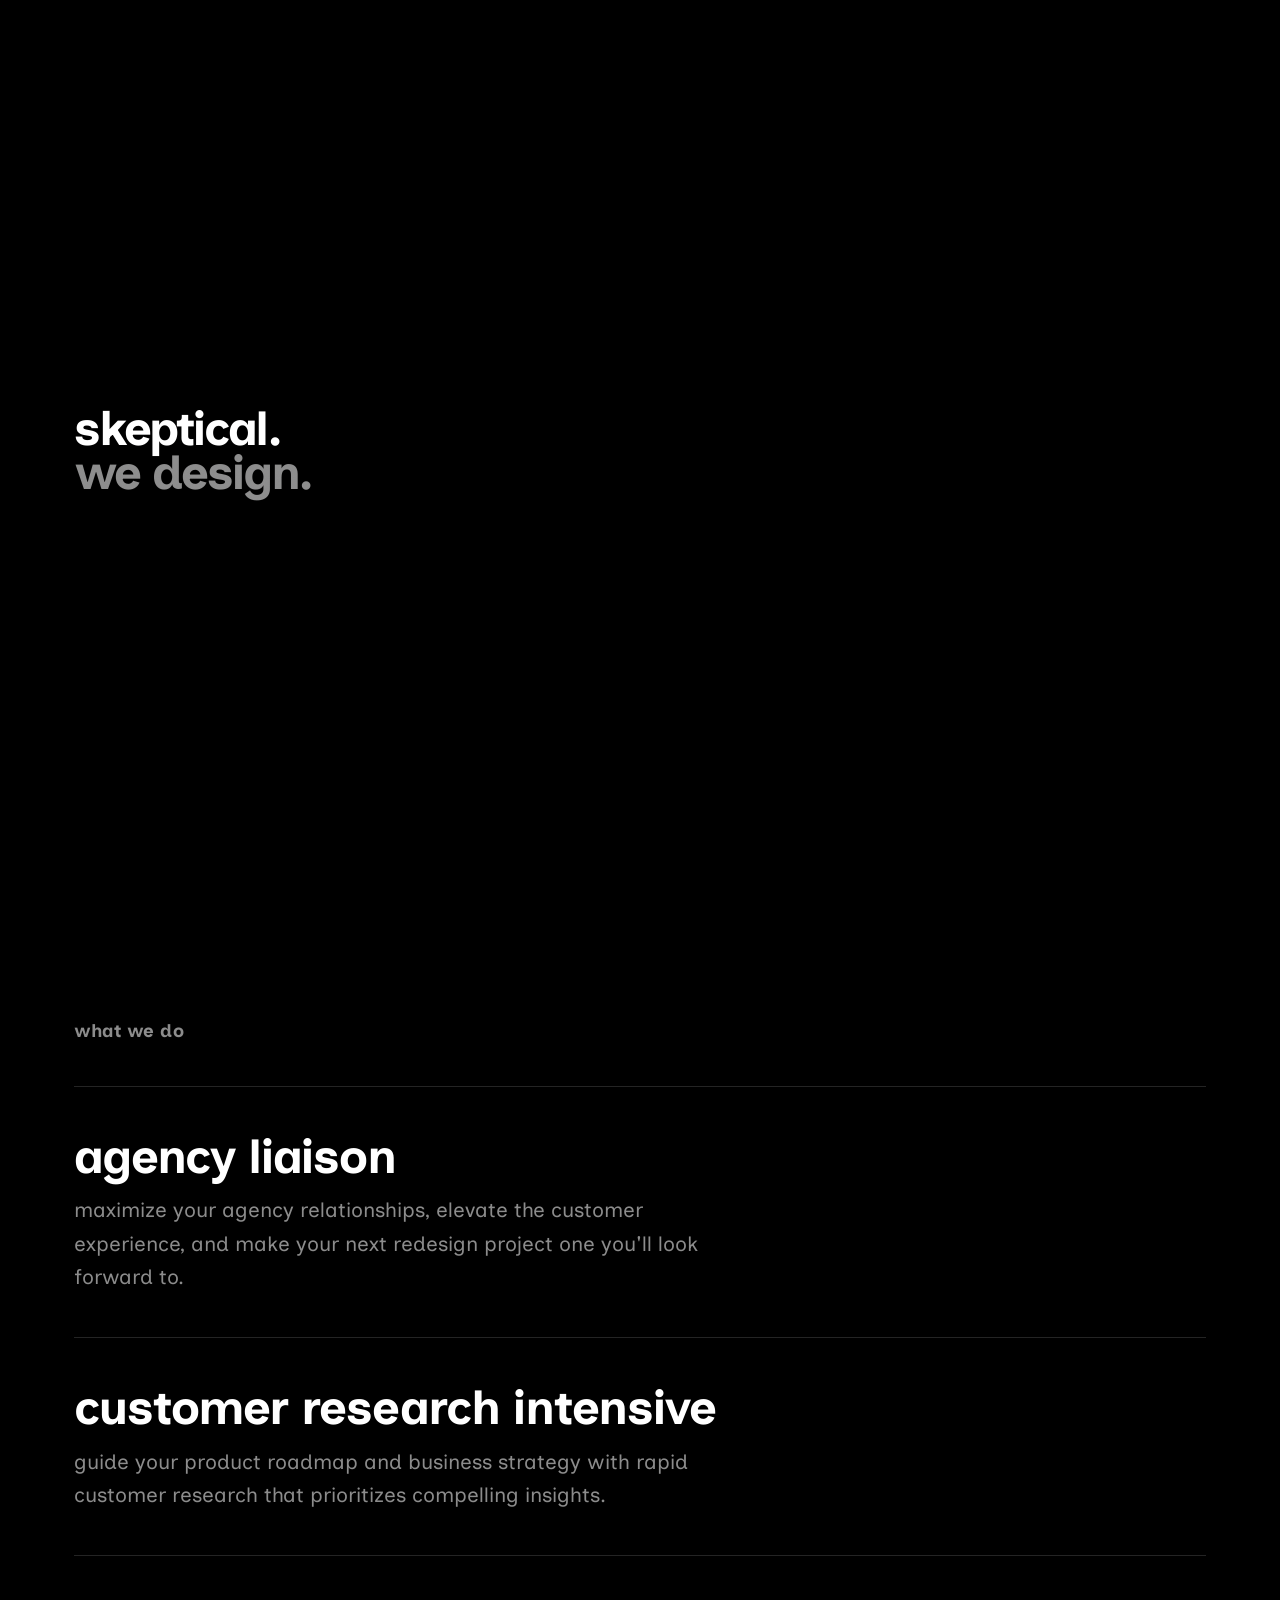
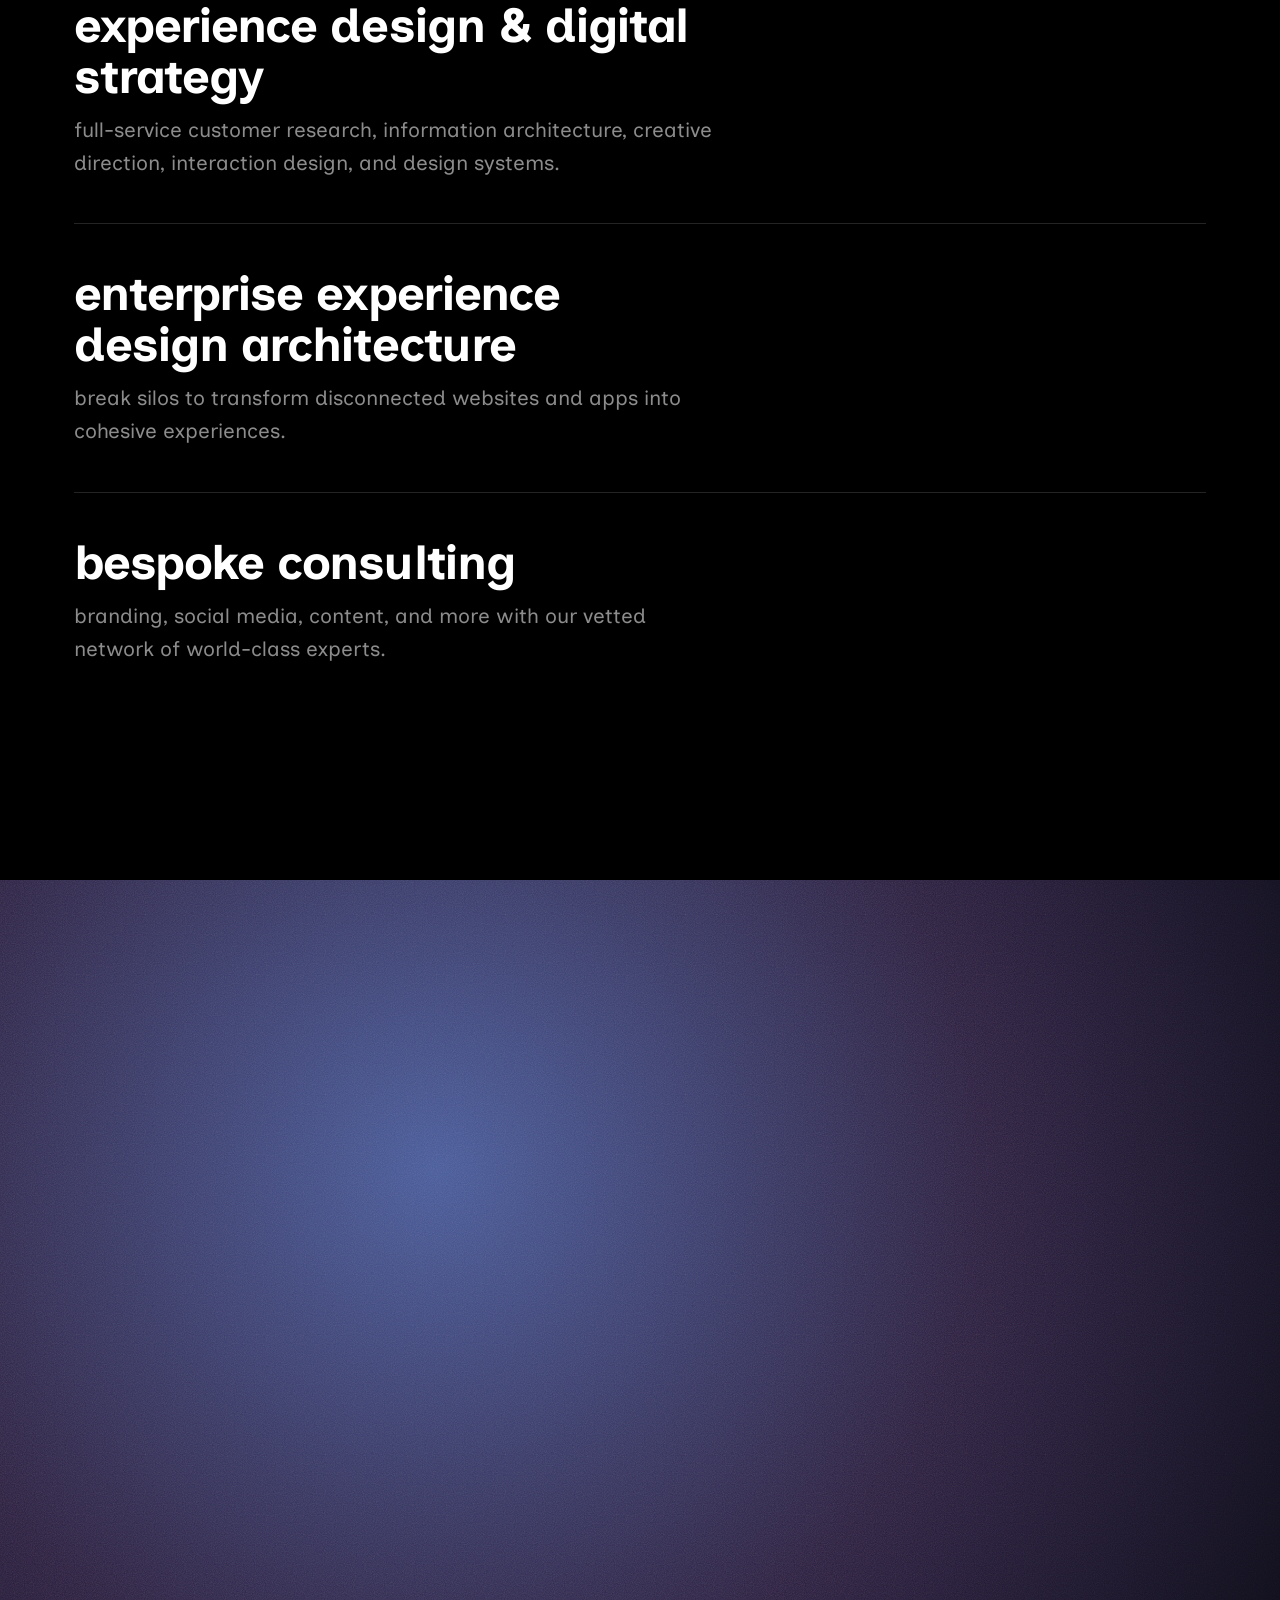
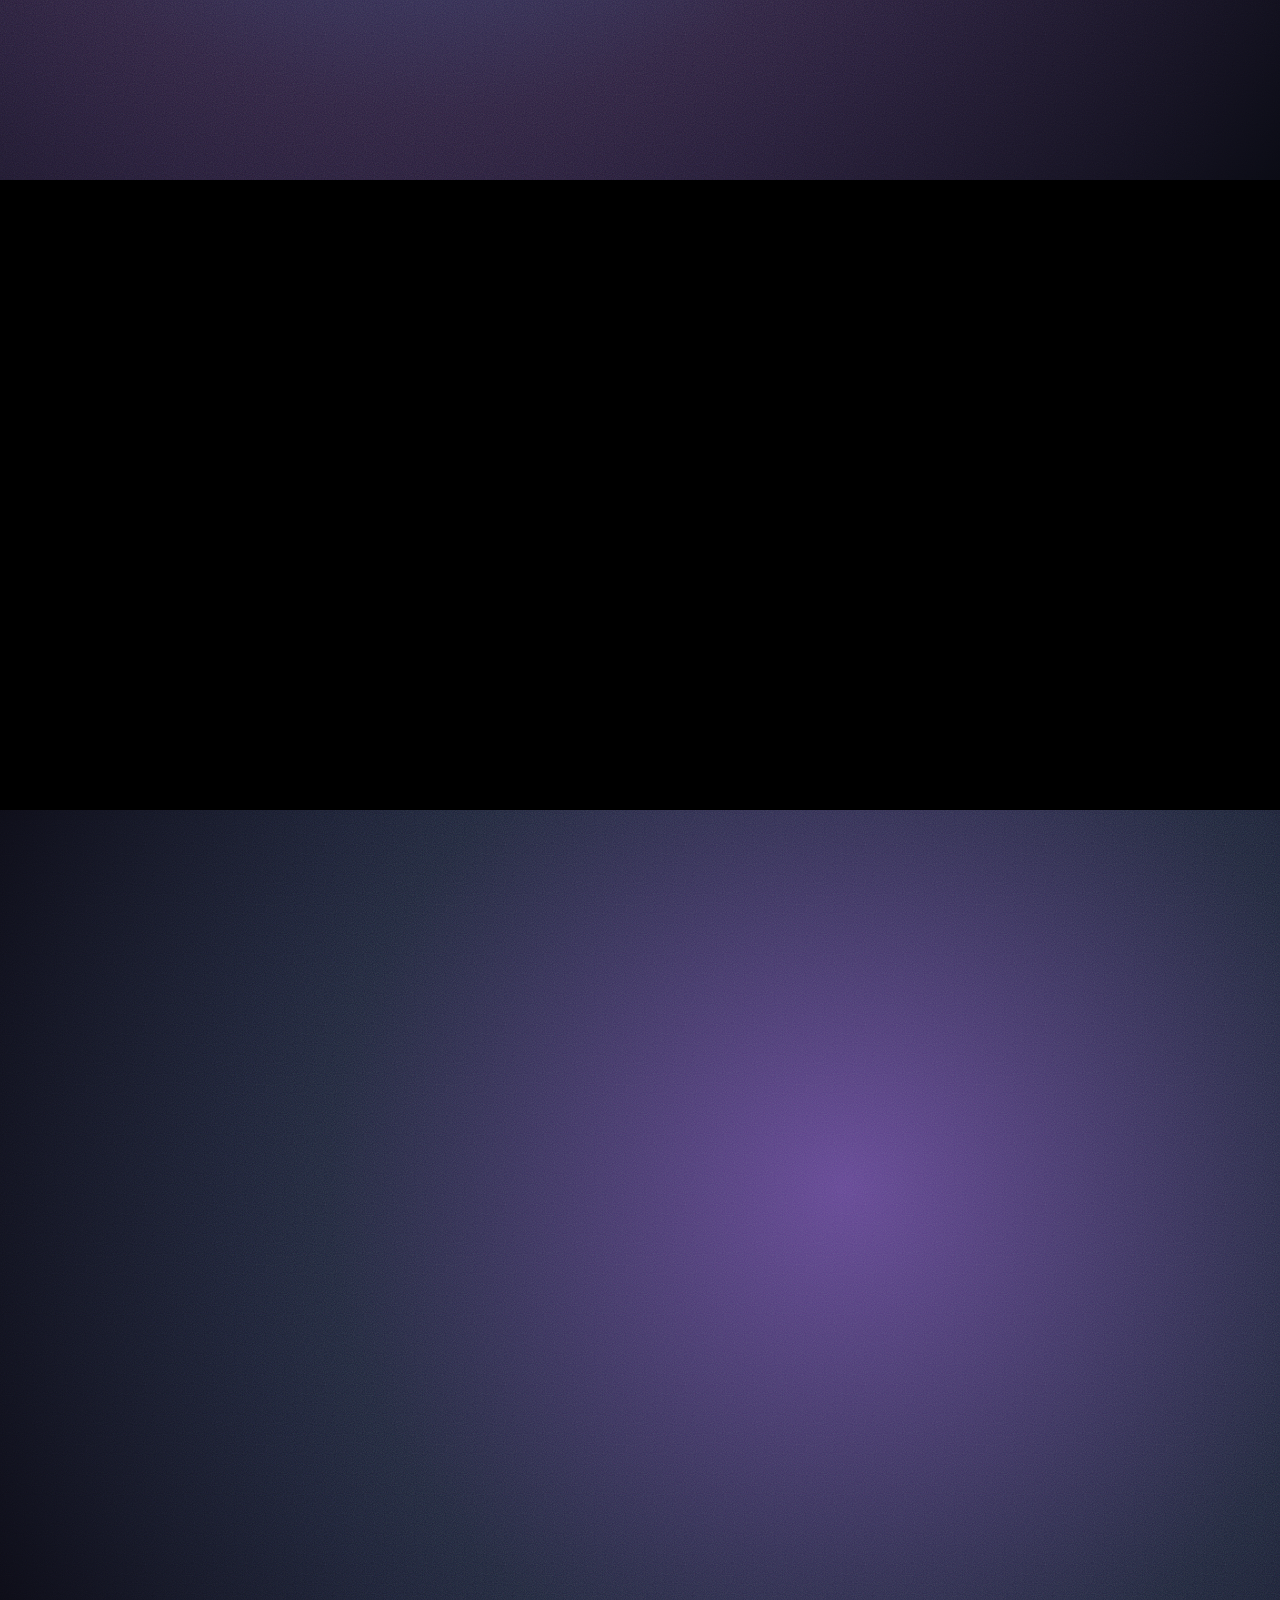
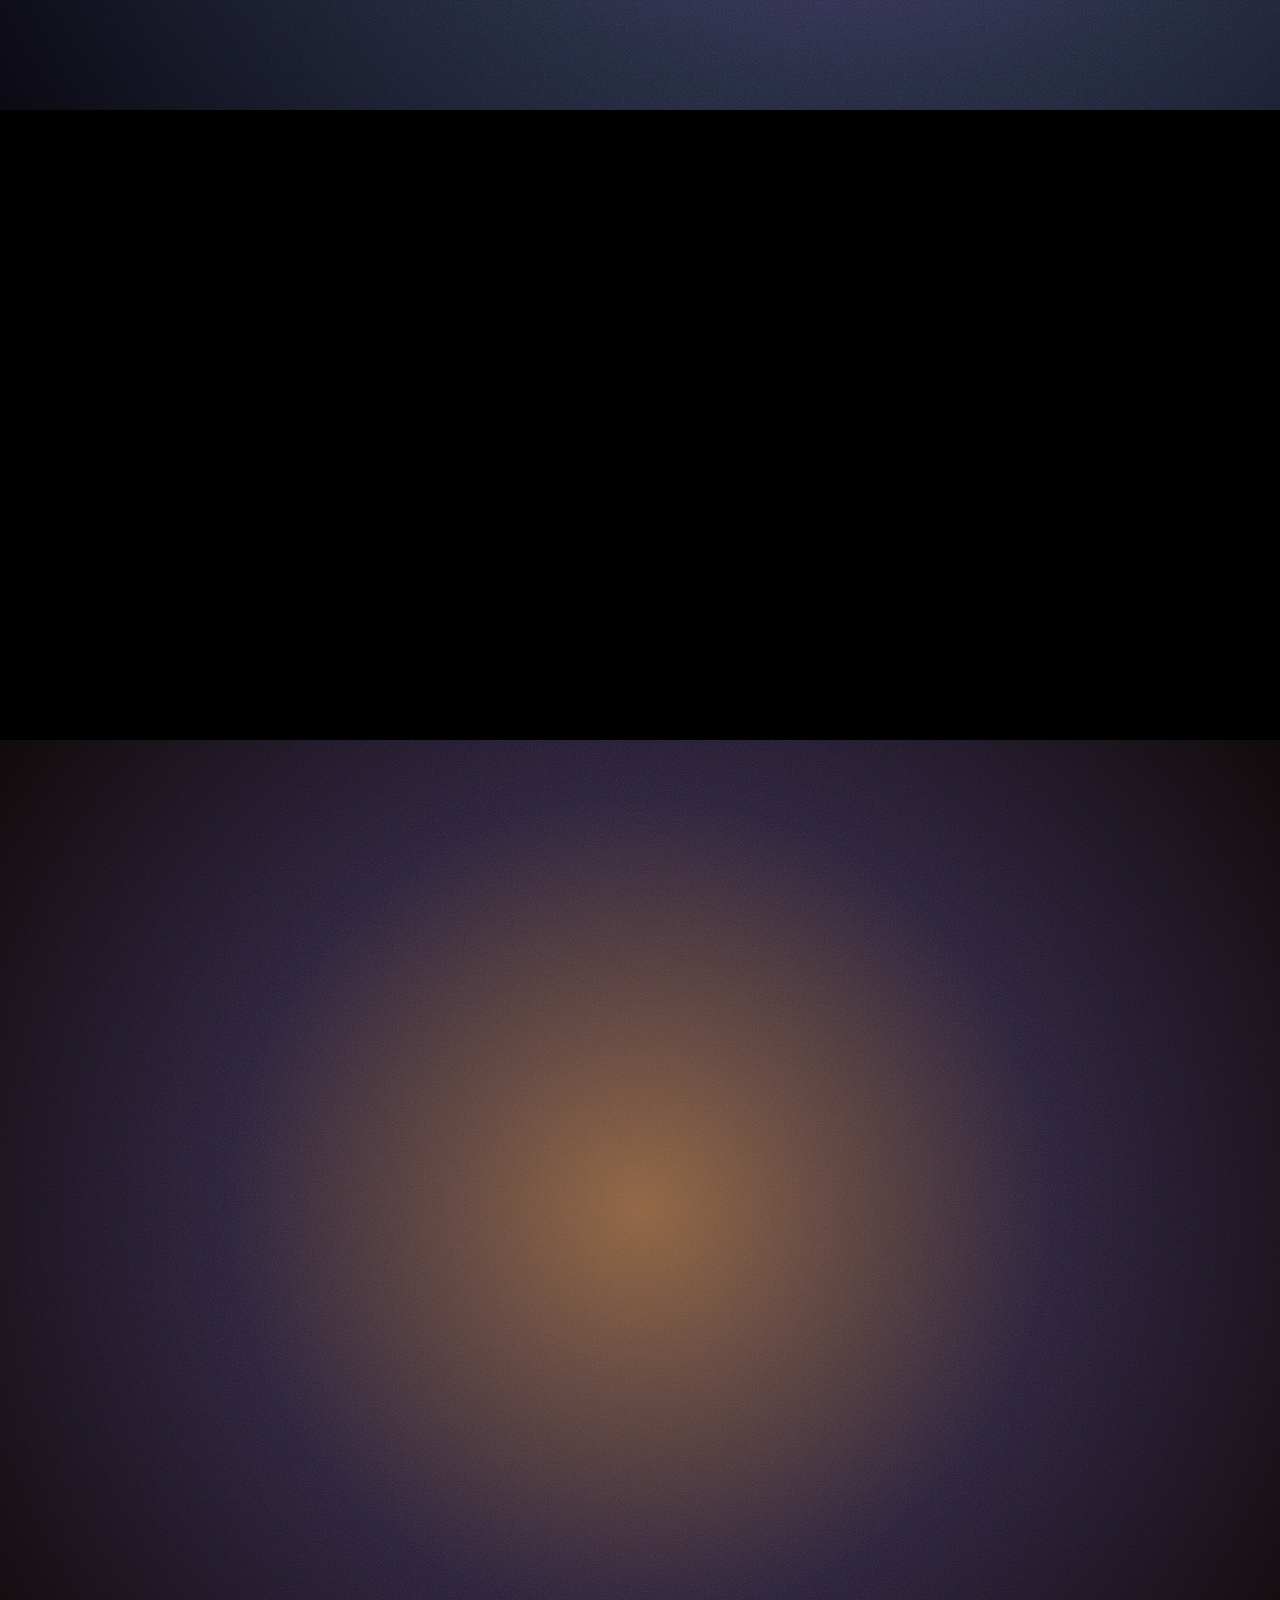
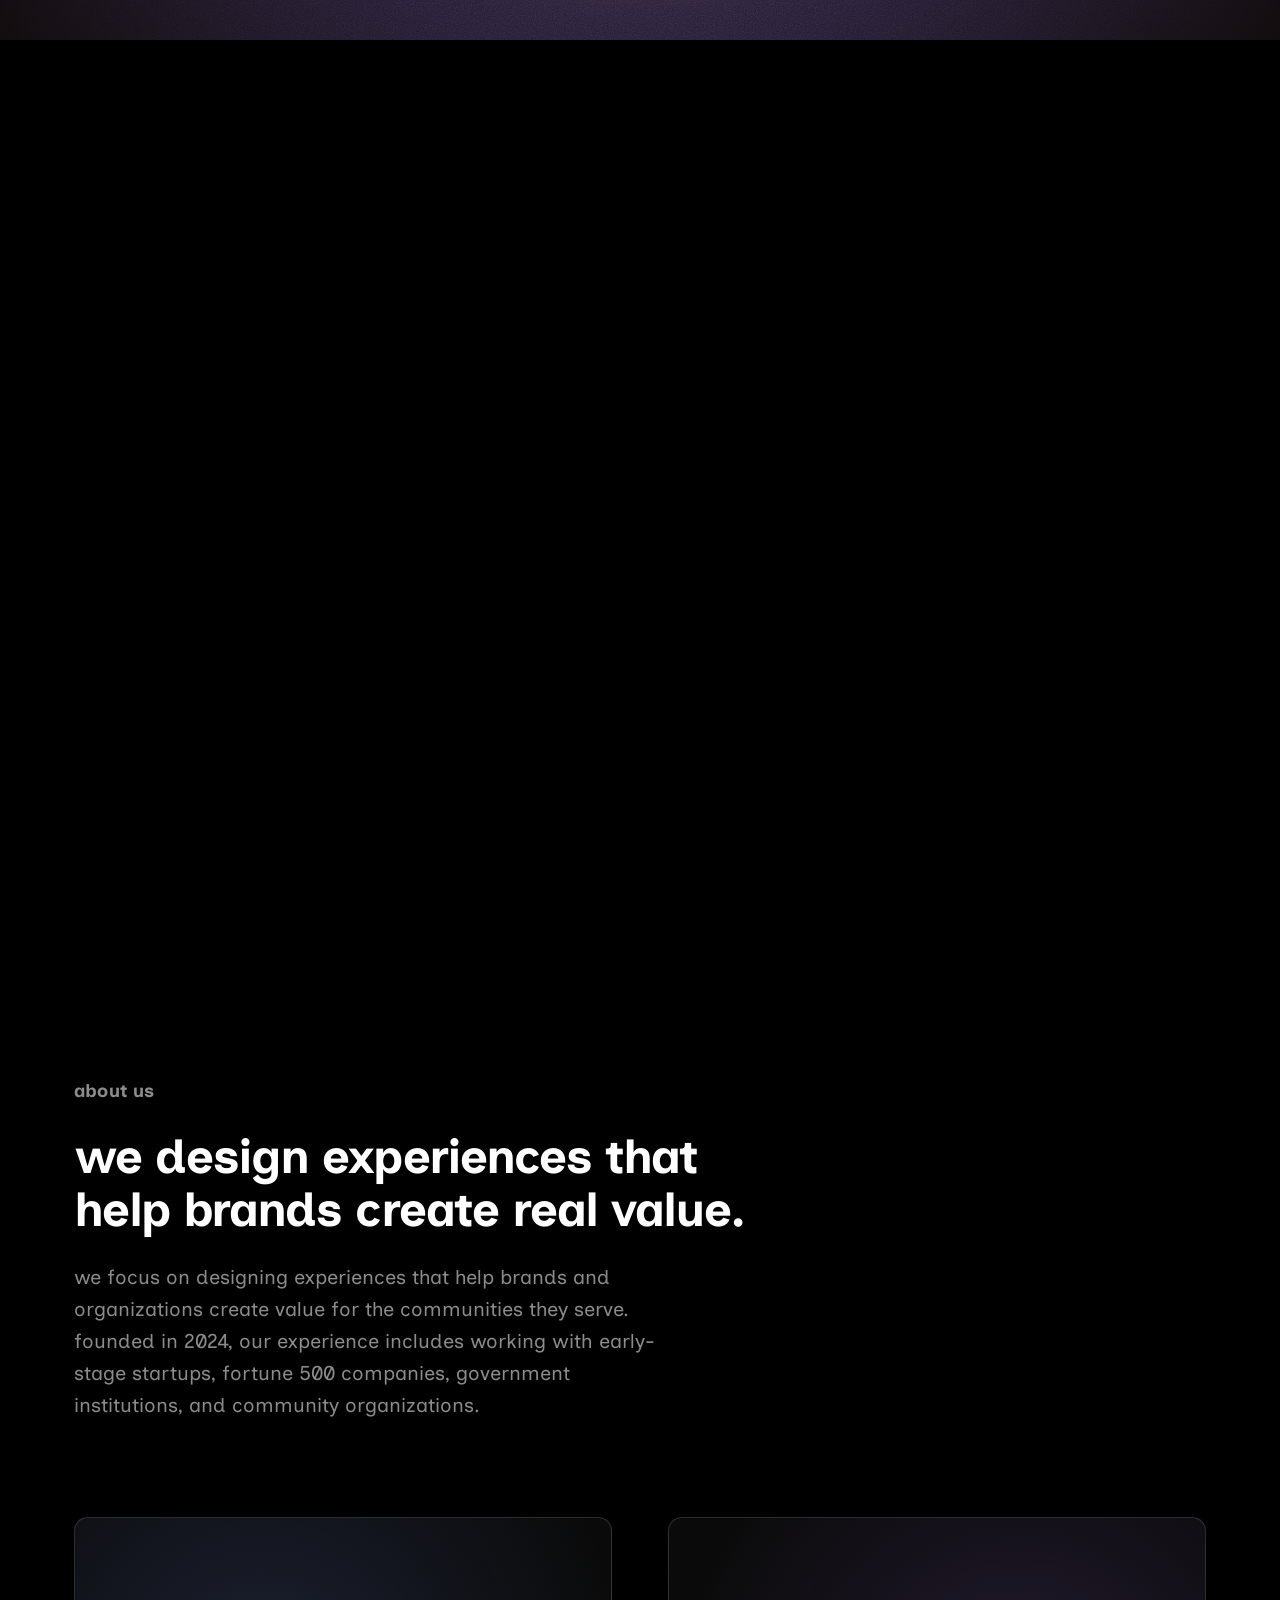
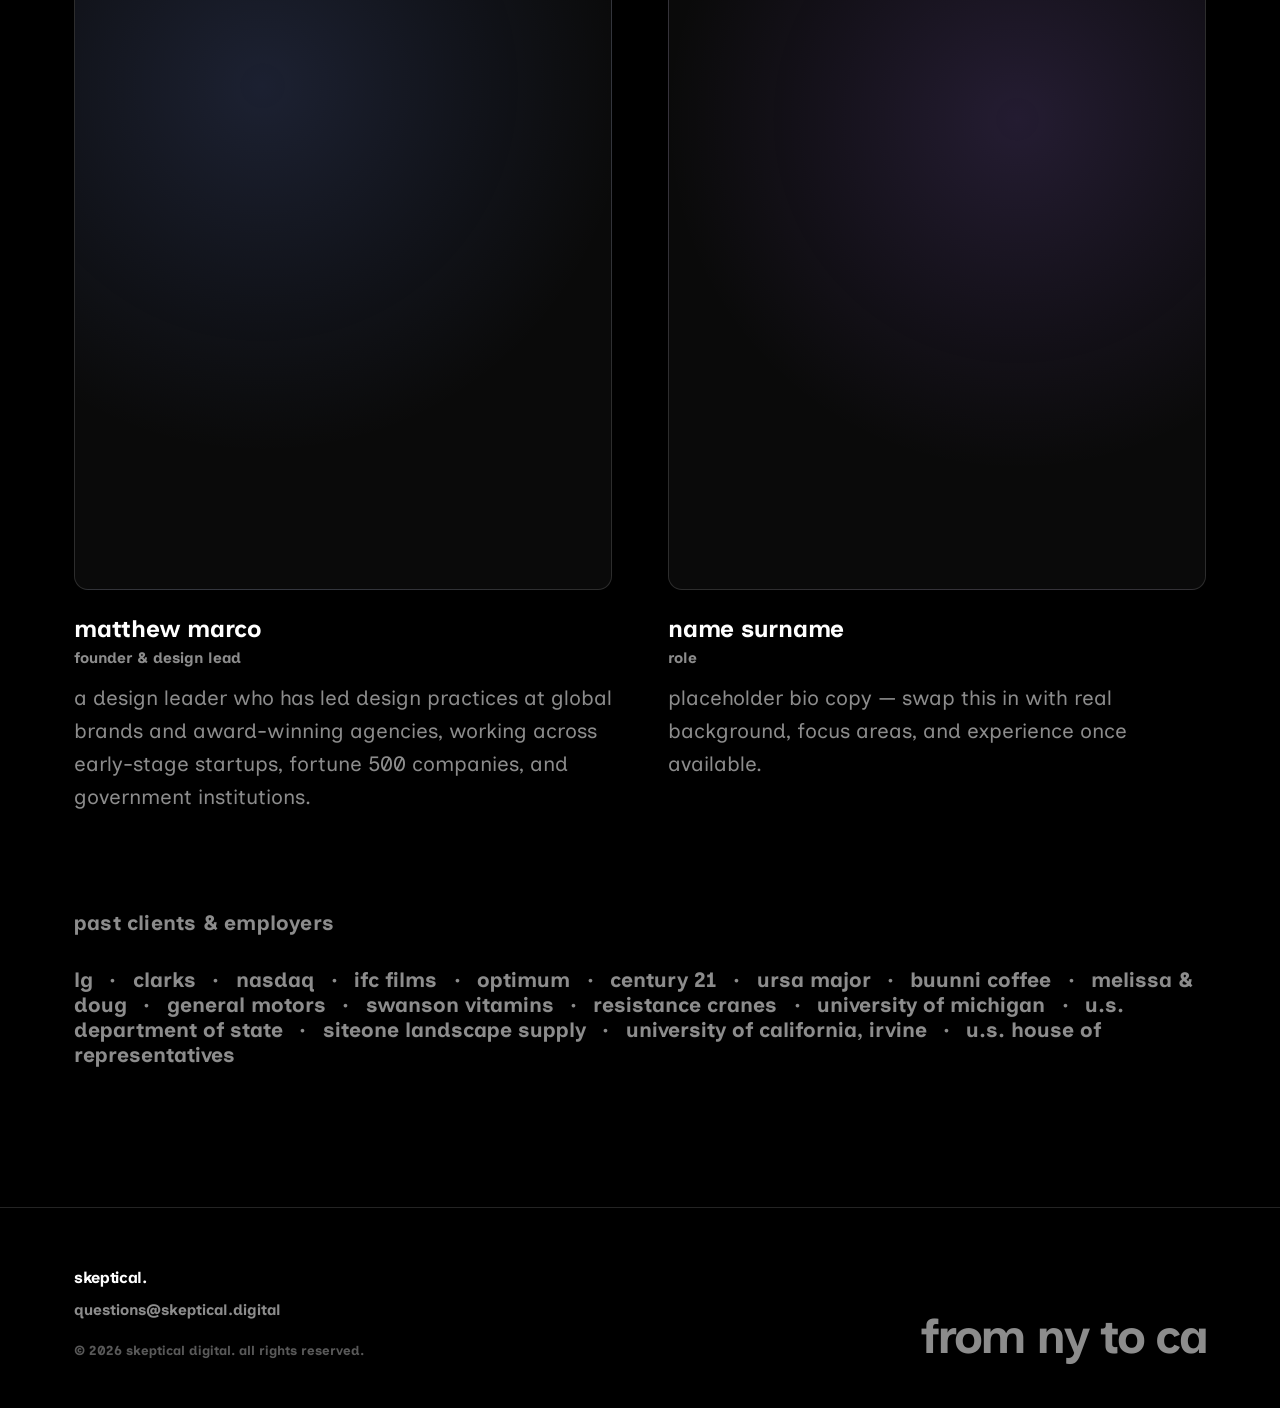
<file: index.html>
<!DOCTYPE html>
<html lang="en">
<head>
<meta charset="UTF-8">
<script>document.documentElement.className += " js";</script>
<meta name="viewport" content="width=device-width, initial-scale=1.0">
<title>Skeptical — we design.</title>
<meta name="description" content="We design experiences that help brands create real value.">
<link rel="preconnect" href="https://fonts.googleapis.com">
<link rel="preconnect" href="https://fonts.gstatic.com" crossorigin>
<link href="https://fonts.googleapis.com/css2?family=Inclusive+Sans:ital,wght@0,300..700;1,300..700&family=Clash+Display:wght@400;600;700&display=swap" rel="stylesheet">
<link rel="stylesheet" href="css/styles.css">
</head>
<body>

<div class="grain"></div>

<header class="site-nav" id="siteNav">
  <div class="container nav-inner">
    <a href="#top" class="nav-brand">skeptical.</a>
    <nav class="nav-links">
      <a href="#capabilities">what we do</a>
      <a href="#work">work</a>
      <a href="#about">about</a>
      <a href="mailto:questions@skeptical.digital">get in touch</a>
    </nav>
  </div>
</header>

<main id="top">

  <section class="landing">
    <div class="container">
      <h1 class="landing-title">skeptical.</h1>
      <p class="landing-sub">we design.</p>
    </div>
  </section>

  <section id="capabilities" class="capabilities">
    <div class="container">
      <p class="section-label">what we do</p>

      <div class="service-list">
        <article class="service-card">
          <h3>Agency liaison</h3>
          <p>Maximize your agency relationships, elevate the customer experience, and make your next redesign project one you'll look forward to.</p>
        </article>
        <article class="service-card">
          <h3>Customer research intensive</h3>
          <p>Guide your product roadmap and business strategy with rapid customer research that prioritizes compelling insights.</p>
        </article>
        <article class="service-card">
          <h3>Experience design &amp; digital strategy</h3>
          <p>Full-service customer research, information architecture, creative direction, interaction design, and design systems.</p>
        </article>
        <article class="service-card">
          <h3>Enterprise experience design architecture</h3>
          <p>Break silos to transform disconnected websites and apps into cohesive experiences.</p>
        </article>
        <article class="service-card">
          <h3>Bespoke consulting</h3>
          <p>Branding, social media, content, and more with our vetted network of world-class experts.</p>
        </article>
      </div>
    </div>
  </section>

  <section id="work" class="case-scroll">
    <div class="case-panel" data-case-panel>
      <div class="case-sticky">
        <a class="case-visual case-thumb-1" href="case-studies/case-study-1.html" aria-label="Carson Group — case study">
          <video class="case-video" autoplay loop muted playsinline preload="auto">
            <source src="assets/videos/carson.mp4" type="video/mp4">
          </video>
        </a>
        <h3 class="case-name">Carson Group</h3>
      </div>
    </div>
    <div class="case-panel" data-case-panel>
      <div class="case-sticky">
        <a class="case-visual case-thumb-2" href="case-studies/case-study-2.html" aria-label="Swanson Vitamins — case study">
          <video class="case-video" autoplay loop muted playsinline preload="auto">
            <source src="assets/videos/swanson.mp4" type="video/mp4">
          </video>
        </a>
        <h3 class="case-name">Swanson Vitamins</h3>
      </div>
    </div>
    <div class="case-panel" data-case-panel data-case-last>
      <div class="case-sticky">
        <a class="case-visual case-thumb-3" href="case-studies/case-study-3.html" aria-label="Know Your NOK — case study">
          <video class="case-video" autoplay loop muted playsinline preload="auto">
            <source src="assets/videos/nok.mp4" type="video/mp4">
          </video>
        </a>
        <h3 class="case-name">Know Your NOK</h3>
      </div>
    </div>
  </section>

  <section id="about" class="section about-section">
    <div class="container about-intro">
      <p class="section-label">About us</p>
      <h2 class="section-title">We design experiences that help brands create real value.</h2>
      <p class="about-lead">We focus on designing experiences that help brands and organizations create value for the communities they serve. Founded in 2024, our experience includes working with early-stage startups, Fortune 500 companies, government institutions, and community organizations.</p>
    </div>

    <div class="container about-bios">
      <article class="bio">
        <div class="bio-photo bio-photo-1" aria-hidden="true"></div>
        <h3 class="bio-name">Matthew Marco</h3>
        <p class="bio-role">Founder &amp; design lead</p>
        <p class="bio-text">A design leader who has led design practices at global brands and award-winning agencies, working across early-stage startups, Fortune 500 companies, and government institutions.</p>
      </article>
      <article class="bio">
        <div class="bio-photo bio-photo-2" aria-hidden="true"></div>
        <h3 class="bio-name">Name Surname</h3>
        <p class="bio-role">Role</p>
        <p class="bio-text">Placeholder bio copy — swap this in with real background, focus areas, and experience once available.</p>
      </article>
    </div>

    <div class="container about-clients">
      <p class="section-label">Past clients &amp; employers</p>
      <ul class="client-wall">
        <li>LG</li>
        <li>Clarks</li>
        <li>Nasdaq</li>
        <li>IFC Films</li>
        <li>Optimum</li>
        <li>Century 21</li>
        <li>Ursa Major</li>
        <li>Buunni Coffee</li>
        <li>Melissa &amp; Doug</li>
        <li>General Motors</li>
        <li>Swanson Vitamins</li>
        <li>Resistance Cranes</li>
        <li>University of Michigan</li>
        <li>U.S. Department of State</li>
        <li>SiteOne Landscape Supply</li>
        <li>University of California, Irvine</li>
        <li>U.S. House of Representatives</li>
      </ul>
    </div>
  </section>

</main>

<footer class="site-footer">
  <div class="container footer-inner">
    <div class="footer-left">
      <a href="#top" class="brand">Skeptical.</a>
      <a href="mailto:questions@skeptical.digital" class="footer-email">questions@skeptical.digital</a>
      <p class="footer-copy">© 2026 Skeptical Digital. All rights reserved.</p>
    </div>
    <p class="footer-location">From NY to CA</p>
  </div>
</footer>

<script src="js/content.js"></script>
<script src="js/main.js"></script>
</body>
</html>
</file>
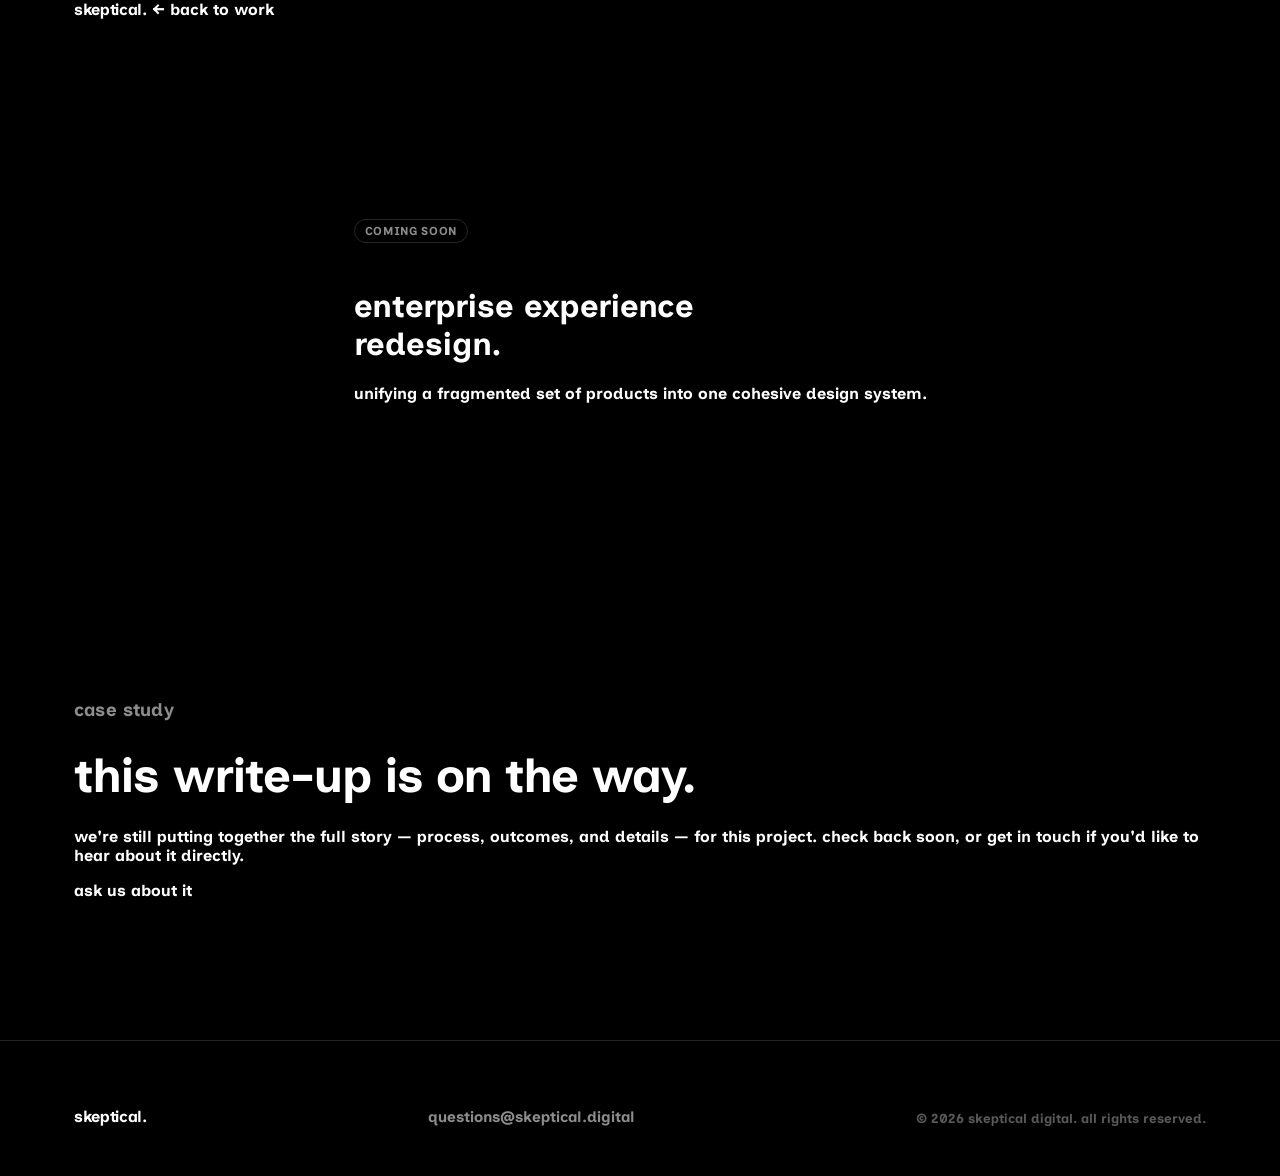
<file: case-studies/case-study-1.html>
<!DOCTYPE html>
<html lang="en">
<head>
<meta charset="UTF-8">
<meta name="viewport" content="width=device-width, initial-scale=1.0">
<title>Enterprise experience redesign — Skeptical Digital</title>
<link rel="preconnect" href="https://fonts.googleapis.com">
<link rel="preconnect" href="https://fonts.gstatic.com" crossorigin>
<link href="https://fonts.googleapis.com/css2?family=Inclusive+Sans:ital,wght@0,300..700;1,300..700&display=swap" rel="stylesheet">
<link rel="stylesheet" href="../css/styles.css">
<link rel="stylesheet" href="case-study.css">
</head>
<body>

<div class="grain"></div>

<header class="site-header">
  <nav class="nav container">
    <a href="../index.html" class="brand">Skeptical<span class="brand-dot">.</span></a>
    <a href="../index.html#work" class="btn btn-ghost">← Back to work</a>
  </nav>
</header>

<main class="cs-hero" data-glow>
  <div class="glow-layer in-view">
    <span class="glow glow-a"></span>
  </div>
  <div class="container cs-hero-inner">
    <span class="case-tag">Coming soon</span>
    <h1 class="hero-title">Enterprise experience<br>redesign.</h1>
    <p class="hero-sub">Unifying a fragmented set of products into one cohesive design system.</p>
  </div>
</main>

<section class="section cs-placeholder">
  <div class="container">
    <p class="section-label">Case study</p>
    <h2 class="section-title">This write-up is on the way.</h2>
    <p class="section-sub">We're still putting together the full story — process, outcomes, and details — for this project. Check back soon, or get in touch if you'd like to hear about it directly.</p>
    <a href="mailto:questions@skeptical.digital" class="btn btn-primary">Ask us about it</a>
  </div>
</section>

<footer class="site-footer">
  <div class="container footer-inner">
    <a href="../index.html" class="brand">Skeptical<span class="brand-dot">.</span></a>
    <a href="mailto:questions@skeptical.digital" class="footer-email">questions@skeptical.digital</a>
    <p class="footer-copy">© 2026 Skeptical Digital. All rights reserved.</p>
  </div>
</footer>

</body>
</html>
</file>
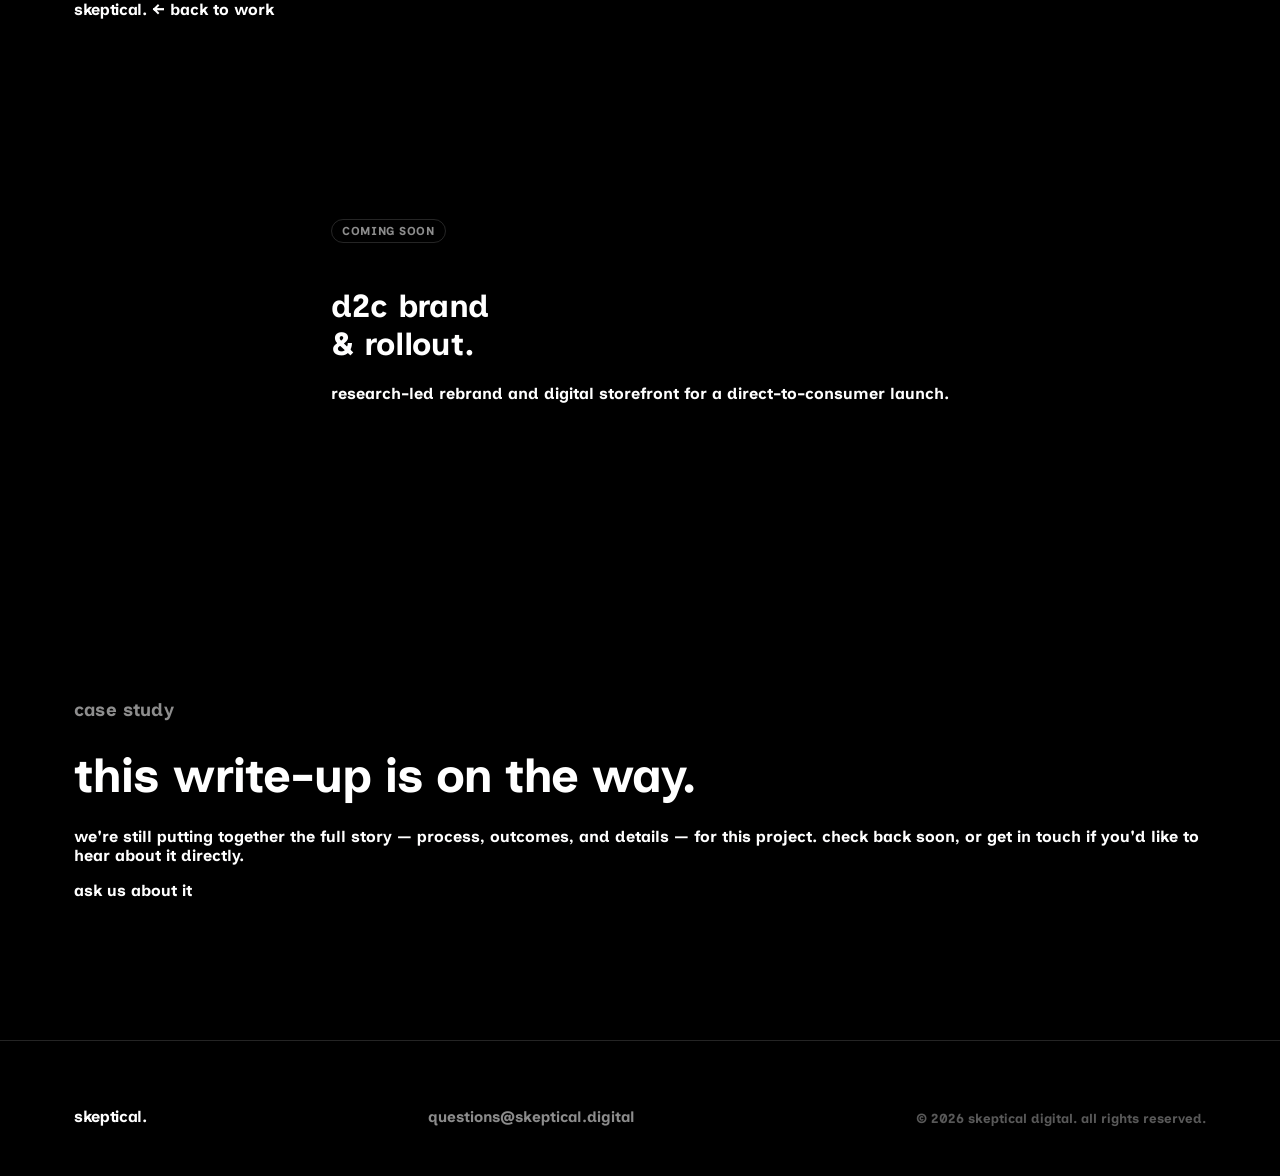
<file: case-studies/case-study-2.html>
<!DOCTYPE html>
<html lang="en">
<head>
<meta charset="UTF-8">
<meta name="viewport" content="width=device-width, initial-scale=1.0">
<title>D2C brand & rollout — Skeptical Digital</title>
<link rel="preconnect" href="https://fonts.googleapis.com">
<link rel="preconnect" href="https://fonts.gstatic.com" crossorigin>
<link href="https://fonts.googleapis.com/css2?family=Inclusive+Sans:ital,wght@0,300..700;1,300..700&display=swap" rel="stylesheet">
<link rel="stylesheet" href="../css/styles.css">
<link rel="stylesheet" href="case-study.css">
</head>
<body>

<div class="grain"></div>

<header class="site-header">
  <nav class="nav container">
    <a href="../index.html" class="brand">Skeptical<span class="brand-dot">.</span></a>
    <a href="../index.html#work" class="btn btn-ghost">← Back to work</a>
  </nav>
</header>

<main class="cs-hero" data-glow>
  <div class="glow-layer in-view">
    <span class="glow glow-b"></span>
  </div>
  <div class="container cs-hero-inner">
    <span class="case-tag">Coming soon</span>
    <h1 class="hero-title">D2C brand<br>&amp; rollout.</h1>
    <p class="hero-sub">Research-led rebrand and digital storefront for a direct-to-consumer launch.</p>
  </div>
</main>

<section class="section cs-placeholder">
  <div class="container">
    <p class="section-label">Case study</p>
    <h2 class="section-title">This write-up is on the way.</h2>
    <p class="section-sub">We're still putting together the full story — process, outcomes, and details — for this project. Check back soon, or get in touch if you'd like to hear about it directly.</p>
    <a href="mailto:questions@skeptical.digital" class="btn btn-primary">Ask us about it</a>
  </div>
</section>

<footer class="site-footer">
  <div class="container footer-inner">
    <a href="../index.html" class="brand">Skeptical<span class="brand-dot">.</span></a>
    <a href="mailto:questions@skeptical.digital" class="footer-email">questions@skeptical.digital</a>
    <p class="footer-copy">© 2026 Skeptical Digital. All rights reserved.</p>
  </div>
</footer>

</body>
</html>
</file>
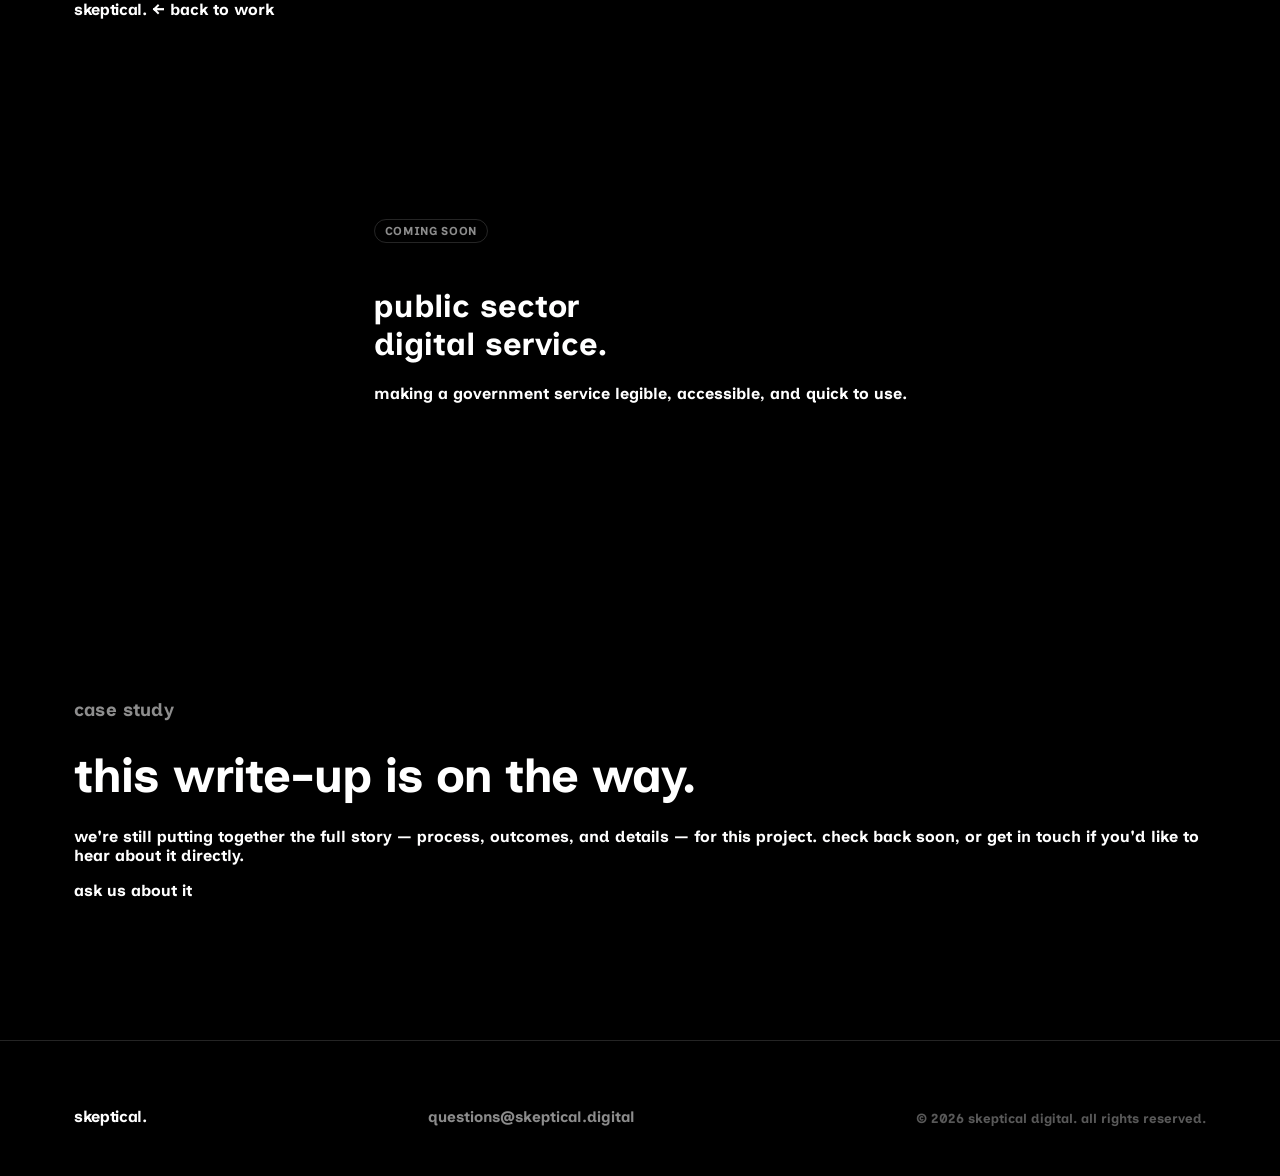
<file: case-studies/case-study-3.html>
<!DOCTYPE html>
<html lang="en">
<head>
<meta charset="UTF-8">
<meta name="viewport" content="width=device-width, initial-scale=1.0">
<title>Public sector digital service — Skeptical Digital</title>
<link rel="preconnect" href="https://fonts.googleapis.com">
<link rel="preconnect" href="https://fonts.gstatic.com" crossorigin>
<link href="https://fonts.googleapis.com/css2?family=Inclusive+Sans:ital,wght@0,300..700;1,300..700&display=swap" rel="stylesheet">
<link rel="stylesheet" href="../css/styles.css">
<link rel="stylesheet" href="case-study.css">
</head>
<body>

<div class="grain"></div>

<header class="site-header">
  <nav class="nav container">
    <a href="../index.html" class="brand">Skeptical<span class="brand-dot">.</span></a>
    <a href="../index.html#work" class="btn btn-ghost">← Back to work</a>
  </nav>
</header>

<main class="cs-hero" data-glow>
  <div class="glow-layer in-view">
    <span class="glow glow-c"></span>
  </div>
  <div class="container cs-hero-inner">
    <span class="case-tag">Coming soon</span>
    <h1 class="hero-title">Public sector<br>digital service.</h1>
    <p class="hero-sub">Making a government service legible, accessible, and quick to use.</p>
  </div>
</main>

<section class="section cs-placeholder">
  <div class="container">
    <p class="section-label">Case study</p>
    <h2 class="section-title">This write-up is on the way.</h2>
    <p class="section-sub">We're still putting together the full story — process, outcomes, and details — for this project. Check back soon, or get in touch if you'd like to hear about it directly.</p>
    <a href="mailto:questions@skeptical.digital" class="btn btn-primary">Ask us about it</a>
  </div>
</section>

<footer class="site-footer">
  <div class="container footer-inner">
    <a href="../index.html" class="brand">Skeptical<span class="brand-dot">.</span></a>
    <a href="mailto:questions@skeptical.digital" class="footer-email">questions@skeptical.digital</a>
    <p class="footer-copy">© 2026 Skeptical Digital. All rights reserved.</p>
  </div>
</footer>

</body>
</html>
</file>
<file: css/styles.css>
/* ---------------------------------------------------------
   Skeptical — bold lowercase, white on black
--------------------------------------------------------- */

@font-face {
  font-family: "Clash Display";
  src: url("../assets/ClashDisplay-Light.woff2") format("woff2"),
       url("../assets/ClashDisplay-Light.woff") format("woff"),
       url("../assets/ClashDisplay-Light.ttf") format("truetype");
  font-weight: 300;
  font-style: normal;
}

:root {
  --bg: #000;
  --text: #ffffff;
  --text-dim: rgba(255, 255, 255, 0.55);
  --line: rgba(255, 255, 255, 0.14);
  --accent-blue: 120, 150, 255;
  --accent-violet: 170, 120, 255;
  --accent-amber: 255, 175, 110;
  --radius: 14px;
  --max-w: 1180px;
  font-size: 16px;
}

* { box-sizing: border-box; }

html { scroll-behavior: smooth; }

body {
  margin: 0;
  background: var(--bg);
  color: var(--text);
  font-family: "Inclusive Sans", -apple-system, BlinkMacSystemFont, "Segoe UI", Roboto, Helvetica, Arial, sans-serif;
  font-weight: 700;
  text-transform: lowercase;
  -webkit-font-smoothing: antialiased;
  overflow-x: hidden;
}

a { color: inherit; text-decoration: none; }

.container {
  max-width: var(--max-w);
  margin: 0 auto;
  padding: 0 24px;
  position: relative;
}

/* ---------------- grain overlay ---------------- */

.grain {
  position: fixed;
  inset: -60px;
  z-index: 500;
  pointer-events: none;
  opacity: 0.05;
  mix-blend-mode: overlay;
  background-image: url("data:image/svg+xml;utf8,<svg xmlns='http://www.w3.org/2000/svg' width='180' height='180'><filter id='n'><feTurbulence type='fractalNoise' baseFrequency='0.85' numOctaves='2' stitchTiles='stitch'/></filter><rect width='100%25' height='100%25' filter='url(%23n)'/></svg>");
  background-size: 180px 180px;
  animation: grain-shift 1s steps(6) infinite;
}

@keyframes grain-shift {
  0%   { transform: translate(0, 0); }
  20%  { transform: translate(-8%, 4%); }
  40%  { transform: translate(6%, -6%); }
  60%  { transform: translate(-4%, -3%); }
  80%  { transform: translate(8%, 6%); }
  100% { transform: translate(0, 0); }
}

/* ---------------- top nav (revealed after the hero) ---------------- */

.site-nav {
  position: fixed;
  top: 0;
  left: 0;
  right: 0;
  z-index: 100;
  background: rgba(0, 0, 0, 0.7);
  backdrop-filter: blur(10px);
  border-bottom: 1px solid var(--line);
  opacity: 0;
  transform: translateY(-100%);
  pointer-events: none;
  transition: opacity 0.35s ease, transform 0.35s ease;
}

.site-nav.visible {
  opacity: 1;
  transform: none;
  pointer-events: auto;
}

.nav-inner {
  display: flex;
  align-items: center;
  justify-content: space-between;
  padding-top: 18px;
  padding-bottom: 18px;
}

.nav-brand {
  font-weight: 700;
  letter-spacing: -0.02em;
  font-size: 1.15rem;
}

.nav-links {
  display: flex;
  gap: 28px;
}

.nav-links a {
  color: var(--text-dim);
  font-weight: 700;
  font-size: 0.95rem;
  transition: color 0.2s ease;
}

.nav-links a:hover { color: var(--text); }

/* Keep anchored sections clear of the fixed nav. */
#capabilities,
#work,
#about { scroll-margin-top: 72px; }

@media (max-width: 600px) {
  .nav-links { gap: 18px; }
  .nav-links a:not(:last-child) { display: none; }
}

/* ---------------- landing ---------------- */

.landing {
  min-height: 100vh;
  display: flex;
  align-items: center;   /* vertically centered */
}

.landing .container { width: 100%; }

.landing-title {
  font-size: 3rem;
  line-height: 0.92;
  letter-spacing: -0.045em;
  margin: 0;
  font-weight: 700;
}

.landing-sub {
  font-size: 3rem;
  line-height: 0.92;
  letter-spacing: -0.045em;
  margin: 0;
  font-weight: 700;
  color: var(--text-dim);
}

/* ---------------- generic sections ---------------- */

.section { padding: 140px 0; }

.section-label {
  font-size: 1.15rem;
  letter-spacing: 0.01em;
  color: var(--text-dim);
  margin: 0 0 28px;
  font-weight: 700;
}

.section-title {
  font-size: clamp(2rem, 4.2vw, 3rem);
  line-height: 1.12;
  letter-spacing: -0.02em;
  margin: 0 0 24px;
  font-weight: 700;
  max-width: 720px;
}

/* ---------------- capabilities (what we do) ---------------- */

.capabilities {
  padding: 120px 0 170px;
}

/* Divider lines span the full content width (edge to edge with the "what
   we do" label above); only the text inside each row is width-capped. */
.service-list {
  display: flex;
  flex-direction: column;
  margin-top: 44px;
  border-top: 1px solid var(--line);
}

.service-card {
  padding: 44px 0;
  border-bottom: 1px solid var(--line);
}

.service-card:last-child {
  border-bottom: none;
}

.service-card h3 {
  max-width: 650px;
  font-size: 3rem;
  margin: 0 0 12px;
  letter-spacing: -0.02em;
  font-weight: 700;
  line-height: 1.05;
}

/* The one exception to bold: the descriptive text under each capability. */
.service-card p {
  max-width: 650px;
  color: var(--text-dim);
  font-size: 1.3rem;
  line-height: 1.6;
  margin: 0;
  font-weight: 400;
}

/* ---------------- case studies (pinned scroll) — the colour exception ---------------- */

.case-scroll { position: relative; }

.case-panel { position: relative; }

/* Stack later case studies above earlier ones so each new one visibly
   slides up and covers the previous, rather than pushing it away. */
.case-panel:nth-child(1) { z-index: 1; }
.case-panel:nth-child(2) { z-index: 2; }
.case-panel:nth-child(3) { z-index: 3; }

/* Base / no-JS: simple stacked full-width images with names below. */
.case-sticky {
  position: relative;
  display: block;
  padding: 40px 24px;
}

.case-visual {
  display: block;
  width: 100%;
  height: 62vh;
  border-radius: var(--radius);
  position: relative;
  overflow: hidden;
  transform-origin: center center;
  will-change: transform;
}

.case-video {
  position: absolute;
  inset: 0;
  width: 100%;
  height: 100%;
  object-fit: cover;
  display: block;
  z-index: 0;
}

.case-visual::after {
  content: "";
  position: absolute;
  inset: 0;
  background-image: url("data:image/svg+xml;utf8,<svg xmlns='http://www.w3.org/2000/svg' width='180' height='180'><filter id='n'><feTurbulence type='fractalNoise' baseFrequency='0.9' numOctaves='2'/></filter><rect width='100%25' height='100%25' filter='url(%23n)' opacity='0.35'/></svg>");
  mix-blend-mode: overlay;
  opacity: 0.5;
}

.case-name {
  font-family: "Inclusive Sans", -apple-system, BlinkMacSystemFont, "Segoe UI", Roboto, Helvetica, Arial, sans-serif;
  font-weight: 700;
  font-size: clamp(3rem, 10vw, 7.5rem);
  line-height: 1;
  letter-spacing: -0.03em;
  color: #fff;
  text-transform: none;   /* case studies keep their original casing */
  text-shadow: 0 2px 40px rgba(0, 0, 0, 0.45);
  margin: 22px 0 40px;
}

.case-thumb-1 { background: radial-gradient(circle at 34% 32%, rgba(var(--accent-blue), 0.6), rgba(var(--accent-violet), 0.24) 52%, #0a0b14 100%); }
.case-thumb-2 { background: radial-gradient(circle at 66% 42%, rgba(var(--accent-violet), 0.58), rgba(var(--accent-blue), 0.22) 52%, #0a0912 100%); }
.case-thumb-3 { background: radial-gradient(circle at 50% 52%, rgba(var(--accent-amber), 0.55), rgba(var(--accent-violet), 0.2) 52%, #100a0a 100%); }

/* Enhanced pinned behavior — only when JS is present. Each panel reserves an
   extra 100vh beyond its own hold so it stays pinned (static, unmoving)
   while the NEXT case study slides up and fully covers it — a "cover"
   transition rather than both panels scrolling/pushing together. */
.js .case-panel { height: 270vh; }

/* The final panel stays pinned long enough for the following sections to
   scroll up and over it. */
.js [data-case-last] { height: 300vh; }

/* Pull every case study except the first up by one viewport height so it
   begins its slide already overlapping the tail end of the previous one's
   (now-extended) pinned hold, and finishes exactly as it fully covers it. */
.js .case-panel:not(:first-child) { margin-top: -100vh; }

.js .case-sticky {
  position: sticky;
  top: 0;
  height: 100vh;
  overflow: hidden;
  display: flex;
  align-items: center;
  justify-content: center;
  padding: 0;
}

.js .case-visual {
  position: absolute;
  inset: 0;
  width: auto;
  height: auto;
  transform: none;
  border-radius: 0;
}

.js .case-name {
  position: relative;
  z-index: 2;
  width: 100%;
  max-width: var(--max-w);
  margin: 0 auto;
  padding: 0 24px;
  text-align: left;
  opacity: 0;
}

@media (prefers-reduced-motion: reduce) {
  .js .case-panel { height: auto; }
  .js [data-case-last] { height: auto; }
  .js .case-panel:not(:first-child) { margin-top: 0; }
  .js .case-sticky {
    position: static;
    height: auto;
    overflow: visible;
    display: block;
    padding: 40px 24px;
  }
  .js .case-visual {
    position: relative;
    inset: auto;
    width: 100%;
    height: 62vh;
    transform: none;
    border-radius: var(--radius);
  }
  .js .case-name {
    position: relative;
    opacity: 1;
    margin: 22px 0 40px;
    text-align: left;
  }
}

/* ---------------- about (white on black, scrolls over last case) ---------------- */

.about-section {
  position: relative;
  z-index: 5;
  background: #000;
}

/* Pull the About section up so it transitions over the pinned last case. */
.js .about-section { margin-top: -100vh; }

@media (prefers-reduced-motion: reduce) {
  .js .about-section { margin-top: 0; }
}

/* Header first — label + title sit flush at the container edge, same as
   "what we do"'s label. Only the lead paragraph beneath is width-capped. */
.about-intro { max-width: var(--max-w); }

.about-lead {
  max-width: 600px;
  margin: 24px 0 0;
  color: var(--text-dim);
  font-weight: 400;
  font-size: 1.25rem;
  line-height: 1.6;
}

.about-bios {
  display: grid;
  grid-template-columns: 1fr 1fr;
  gap: 56px;
  margin-top: 96px;
}

.bio-photo {
  aspect-ratio: 4 / 5;
  border-radius: var(--radius);
  border: 1px solid var(--line);
  background: #0a0a0a;
  margin-bottom: 24px;
}

.bio-photo-1 { background: radial-gradient(circle at 35% 25%, rgba(var(--accent-blue), 0.16), transparent 60%), #0a0a0a; }
.bio-photo-2 { background: radial-gradient(circle at 65% 30%, rgba(var(--accent-violet), 0.16), transparent 60%), #0a0a0a; }

.bio-name {
  font-size: 1.5rem;
  margin: 0 0 6px;
  font-weight: 700;
  letter-spacing: -0.01em;
}

.bio-role {
  color: var(--text-dim);
  font-weight: 700;
  font-size: 0.95rem;
  margin: 0 0 14px;
}

.bio-text {
  color: var(--text-dim);
  font-weight: 400;
  line-height: 1.6;
  font-size: 1.3rem;
  margin: 0;
}

.about-clients {
  margin-top: 96px;
}

@media (max-width: 780px) {
  .about-bios { grid-template-columns: 1fr; gap: 48px; }
}

/* ---------------- clients ---------------- */

.about-clients .section-label {
  font-size: 1.3rem;
}

.client-wall {
  list-style: none;
  margin: 32px 0 0;
  padding: 0;
  font-size: 1.3rem;
  color: var(--text-dim);
}

.client-wall li {
  display: inline;
  color: var(--text-dim);
  transition: color 0.2s ease;
}

.client-wall li:not(:last-child)::after {
  content: " · ";
  margin: 0 0.5em;
}

.client-wall li:hover { color: var(--text); }

/* ---------------- footer ---------------- */

.site-footer {
  position: relative;
  z-index: 5;
  background: #000;
  border-top: 1px solid var(--line);
  padding: 60px 0 50px;
}

.brand {
  font-weight: 700;
  letter-spacing: -0.02em;
}

.footer-inner {
  display: flex;
  flex-direction: row;
  align-items: flex-end;
  justify-content: space-between;
  gap: 24px;
  flex-wrap: wrap;
}

.footer-left {
  display: flex;
  flex-direction: column;
  align-items: flex-start;
  gap: 14px;
}

.footer-location {
  color: var(--text-dim);
  font-size: 3rem;
  line-height: 0.92;
  letter-spacing: -0.045em;
  font-weight: 700;
  margin: 0;
}

.footer-email {
  color: var(--text-dim);
  font-size: 0.95rem;
  transition: color 0.2s ease;
}
.footer-email:hover { color: var(--text); }

.footer-copy {
  color: rgba(255, 255, 255, 0.35);
  font-size: 0.82rem;
  margin: 10px 0 0;
}
</file>
<file: case-studies/case-study.css>
.cs-hero {
  min-height: 60vh;
  display: flex;
  align-items: center;
  padding-top: 120px;
  padding-bottom: 60px;
}

.cs-hero-inner .case-tag {
  display: inline-block;
  font-size: 0.72rem;
  letter-spacing: 0.06em;
  text-transform: uppercase;
  color: var(--text-dim);
  border: 1px solid var(--line);
  border-radius: 999px;
  padding: 4px 10px;
  margin-bottom: 22px;
}

.cs-placeholder .btn { margin-top: 8px; }
</file>
